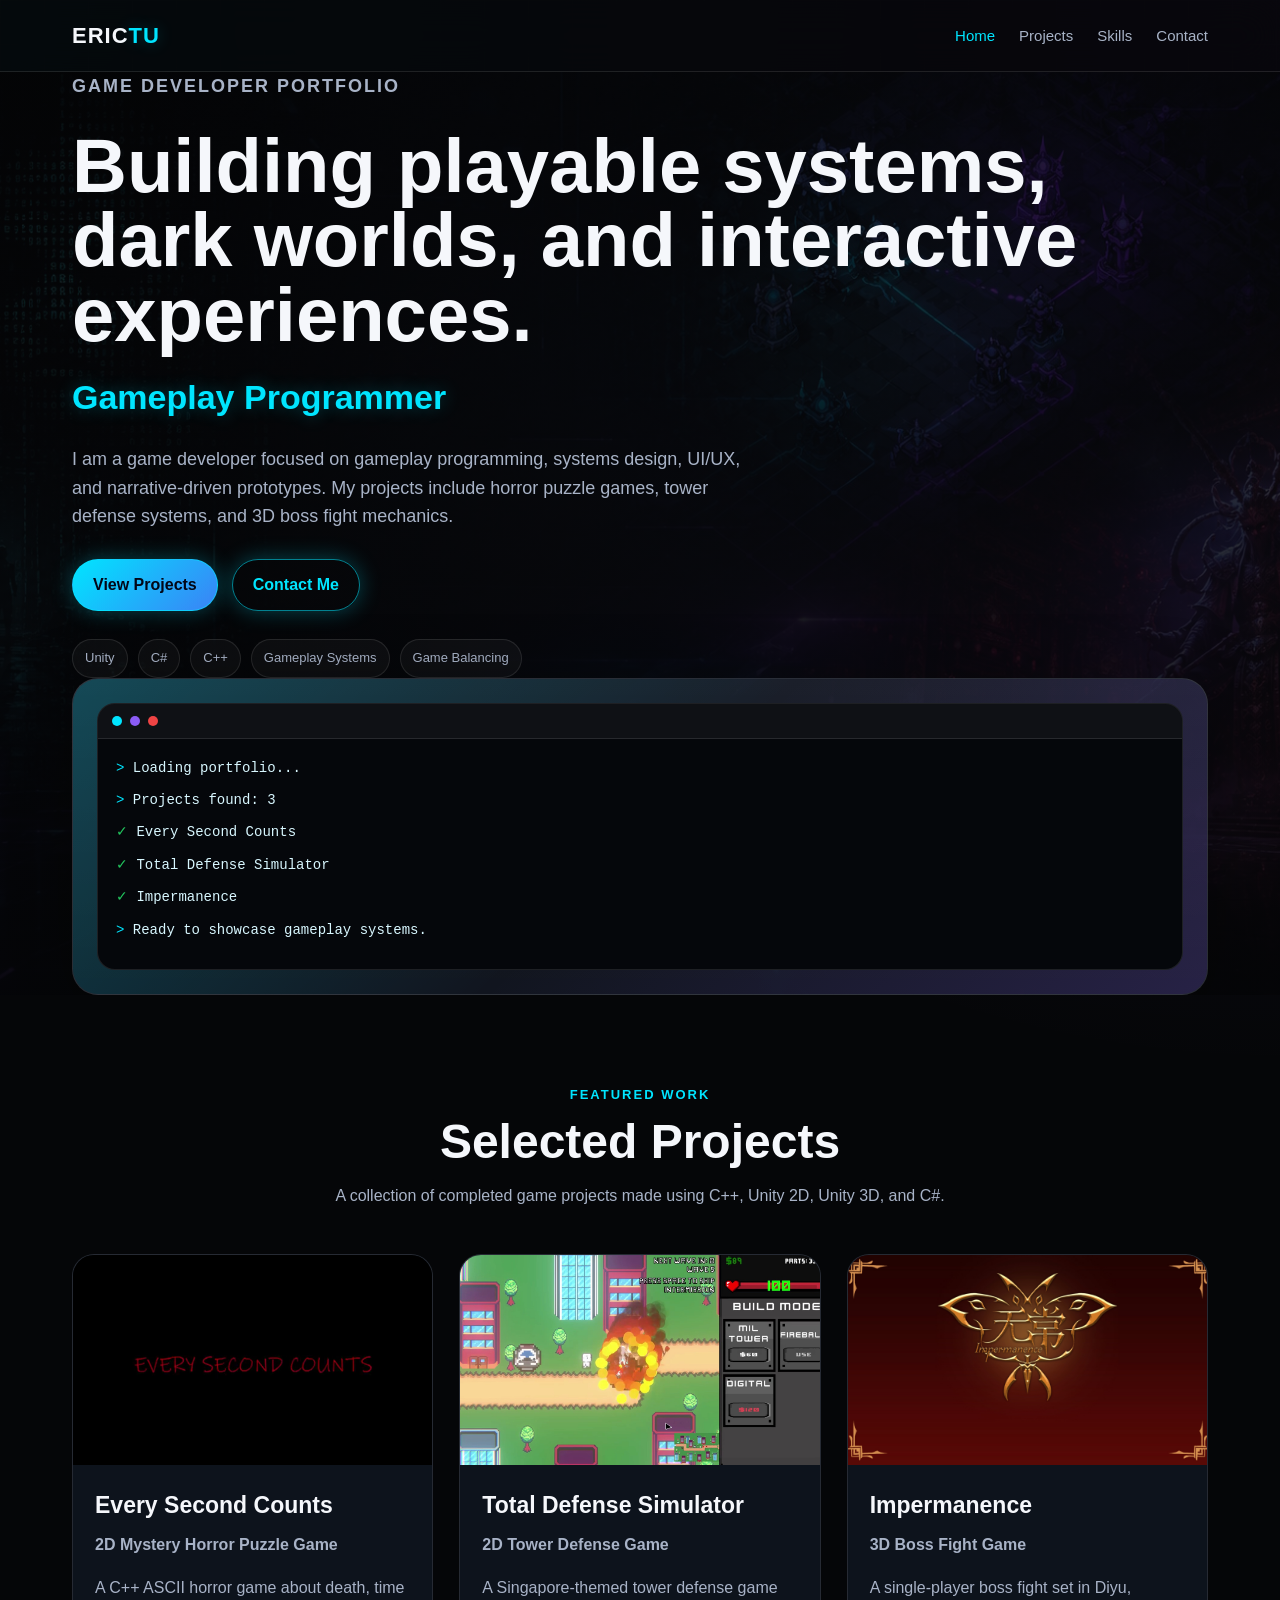
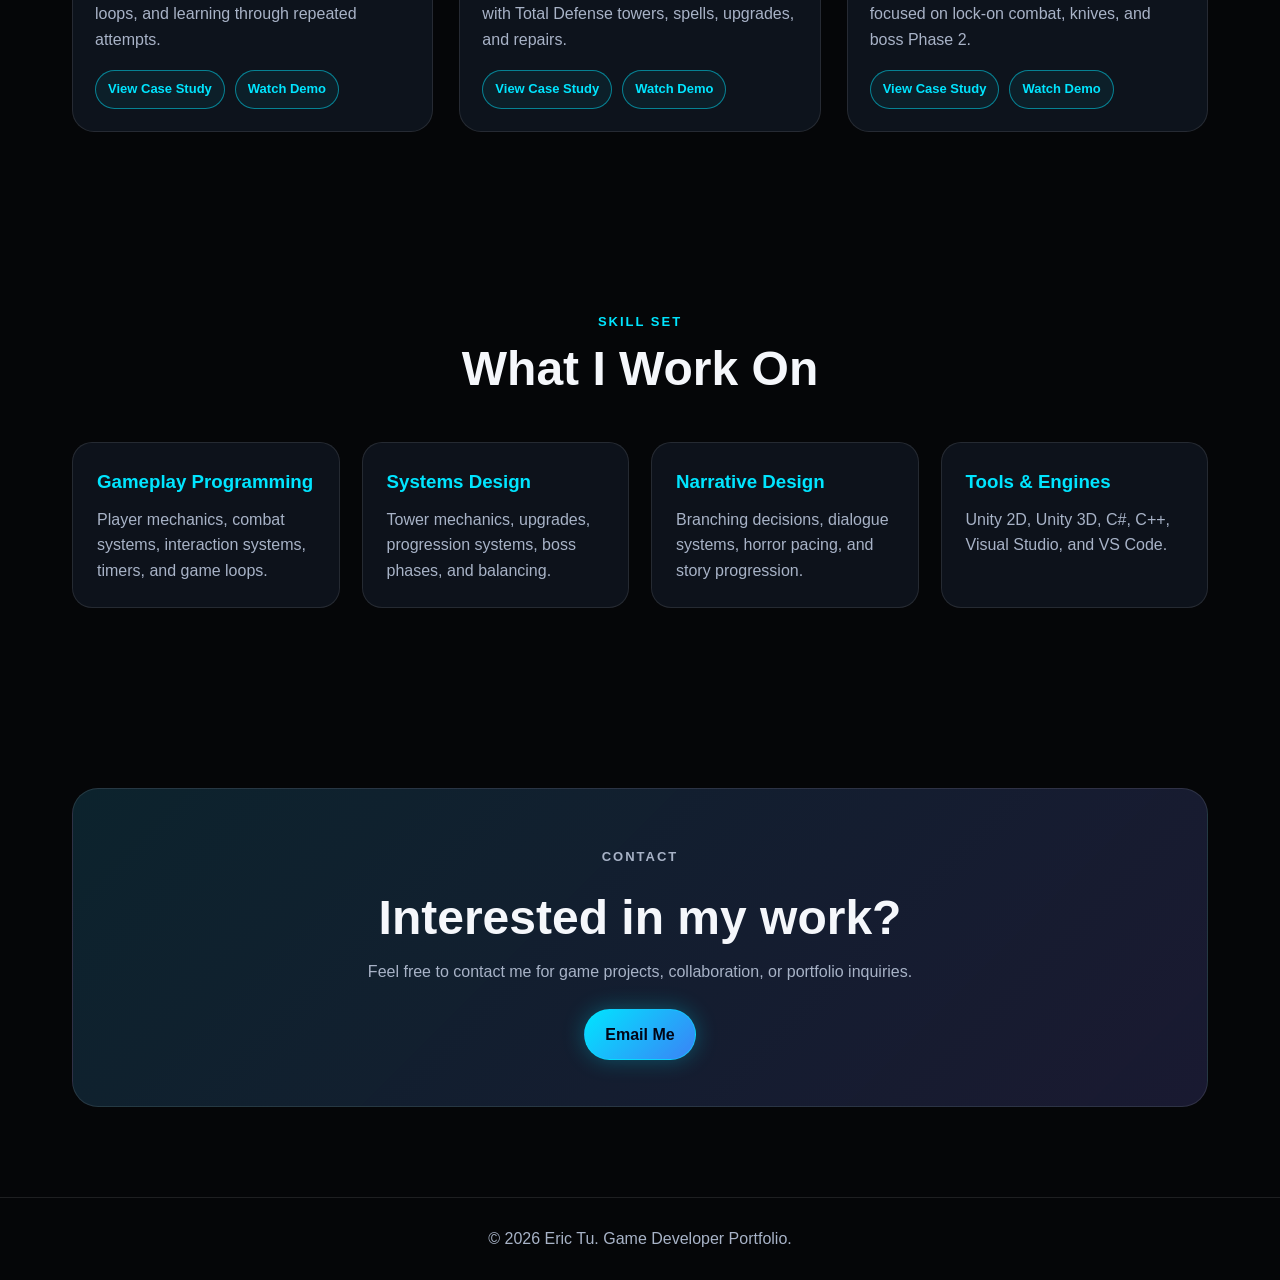
<file: index.html>
<!DOCTYPE html>
<html lang="en">
<head>
    <meta charset="UTF-8">
    <meta name="viewport" content="width=device-width, initial-scale=1.0">
    <title>Eric Tu | Game Developer Portfolio</title>
    <link rel="stylesheet" href="style.css">
</head>
<body>
<header class="site-header">
    <nav class="navbar">
        <a href="index.html" class="logo">ERIC<span>TU</span></a>

        <div class="menu-toggle" id="menuToggle">☰</div>

        <ul class="nav-links" id="navLinks">
            <li><a href="index.html" class="active">Home</a></li>
            <li><a href="projects.html" class="">Projects</a></li>
            <li><a href="index.html#skills">Skills</a></li>
            <li><a href="index.html#contact">Contact</a></li>
        </ul>
    </nav>
</header>

<main>
    <section class="hero">
        <div class="container hero-grid">
            <div class="hero-content reveal">
                <p class="eyebrow">Game Developer Portfolio</p>
                <h1>Building playable systems, dark worlds, and interactive experiences.</h1>
                <h2 class="typing-text"></h2>
                <p>
                    I am a game developer focused on gameplay programming, systems design, UI/UX,
                    and narrative-driven prototypes. My projects include horror puzzle games,
                    tower defense systems, and 3D boss fight mechanics.
                </p>

                <div class="hero-actions">
                    <a href="projects.html" class="btn">View Projects</a>
                    <a href="#contact" class="btn secondary">Contact Me</a>
                </div>

                <div class="hero-tags">
                    <span>Unity</span>
                    <span>C#</span>
                    <span>C++</span>
                    <span>Gameplay Systems</span>
                    <span>Game Balancing</span>
                </div>
            </div>

            <div class="hero-panel reveal">
                <div class="terminal">
                    <div class="terminal-top">
                        <span class="dot"></span>
                        <span class="dot"></span>
                        <span class="dot"></span>
                    </div>
                    <div class="terminal-body">
                        <p><span class="command">&gt;</span> Loading portfolio...</p>
                        <p><span class="command">&gt;</span> Projects found: 3</p>
                        <p><span class="success">✓</span> Every Second Counts</p>
                        <p><span class="success">✓</span> Total Defense Simulator</p>
                        <p><span class="success">✓</span> Impermanence</p>
                        <p><span class="command">&gt;</span> Ready to showcase gameplay systems.</p>
                    </div>
                </div>
            </div>
        </div>
    </section>

    <section class="section" id="featured">
        <div class="container">
            <div class="section-header reveal">
                <p class="eyebrow">Featured Work</p>
                <h2 class="section-title">Selected Projects</h2>
                <p class="section-subtitle">
                    A collection of completed game projects made using C++, Unity 2D, Unity 3D, and C#.
                </p>
            </div>

            <div class="projects-grid">
                <article class="project-card reveal">
                    <div class="project-image">
                        <img src="images/every-second-counts.jpg" alt="Every Second Counts screenshot">
                    </div>
                    <div class="project-content">
                        <h3>Every Second Counts</h3>
                        <p class="project-type">2D Mystery Horror Puzzle Game</p>
                        <p>A C++ ASCII horror game about death, time loops, and learning through repeated attempts.</p>
                        <div class="card-actions">
                            <a href="every-second-counts.html" class="small-btn">View Case Study</a>
                            <a href="https://youtu.be/7HKixmZgCtA?si=riFFC3NVA6tc-b2V" target="_blank" class="small-btn">Watch Demo</a>
                        </div>
                    </div>
                </article>

                <article class="project-card reveal">
                    <div class="project-image">
                        <img src="images/total-defense-simulator.jpg" alt="Total Defense Simulator screenshot">
                    </div>
                    <div class="project-content">
                        <h3>Total Defense Simulator</h3>
                        <p class="project-type">2D Tower Defense Game</p>
                        <p>A Singapore-themed tower defense game with Total Defense towers, spells, upgrades, and repairs.</p>
                        <div class="card-actions">
                            <a href="total-defense-simulator.html" class="small-btn">View Case Study</a>
                            <a href="https://youtu.be/3BmdpsL5Wcc?si=O9c226K-4Xm-h2Zi" target="_blank" class="small-btn">Watch Demo</a>
                        </div>
                    </div>
                </article>

                <article class="project-card reveal">
                    <div class="project-image">
                        <img src="images/impermanence.jpg" alt="Impermanence screenshot">
                    </div>
                    <div class="project-content">
                        <h3>Impermanence</h3>
                        <p class="project-type">3D Boss Fight Game</p>
                        <p>A single-player boss fight set in Diyu, focused on lock-on combat, knives, and boss Phase 2.</p>
                        <div class="card-actions">
                            <a href="impermanence.html" class="small-btn">View Case Study</a>
                            <a href="https://youtu.be/Nv9s7YrHTgg" target="_blank" class="small-btn">Watch Demo</a>
                        </div>
                    </div>
                </article>
            </div>
        </div>
    </section>

    <section class="section" id="skills">
        <div class="container">
            <div class="section-header reveal">
                <p class="eyebrow">Skill Set</p>
                <h2 class="section-title">What I Work On</h2>
            </div>

            <div class="skills-grid">
                <div class="skill-card reveal">
                    <h3>Gameplay Programming</h3>
                    <p>Player mechanics, combat systems, interaction systems, timers, and game loops.</p>
                </div>

                <div class="skill-card reveal">
                    <h3>Systems Design</h3>
                    <p>Tower mechanics, upgrades, progression systems, boss phases, and balancing.</p>
                </div>

                <div class="skill-card reveal">
                    <h3>Narrative Design</h3>
                    <p>Branching decisions, dialogue systems, horror pacing, and story progression.</p>
                </div>

                <div class="skill-card reveal">
                    <h3>Tools & Engines</h3>
                    <p>Unity 2D, Unity 3D, C#, C++, Visual Studio, and VS Code.</p>
                </div>
            </div>
        </div>
    </section>

    <section class="section" id="contact">
        <div class="container">
            <div class="contact-box reveal">
                <p class="eyebrow">Contact</p>
                <h2 class="section-title">Interested in my work?</h2>
                <p>
                    Feel free to contact me for game projects, collaboration, or portfolio inquiries.
                </p>
                <a href="mailto:keemoriot@gmail.com" class="btn">Email Me</a>
            </div>
        </div>
    </section>
</main>

<button id="backToTop">↑</button>

<footer class="footer">
    <p>© 2026 Eric Tu. Game Developer Portfolio.</p>
</footer>

<script src="script.js"></script>
</body>
</html>
</file>
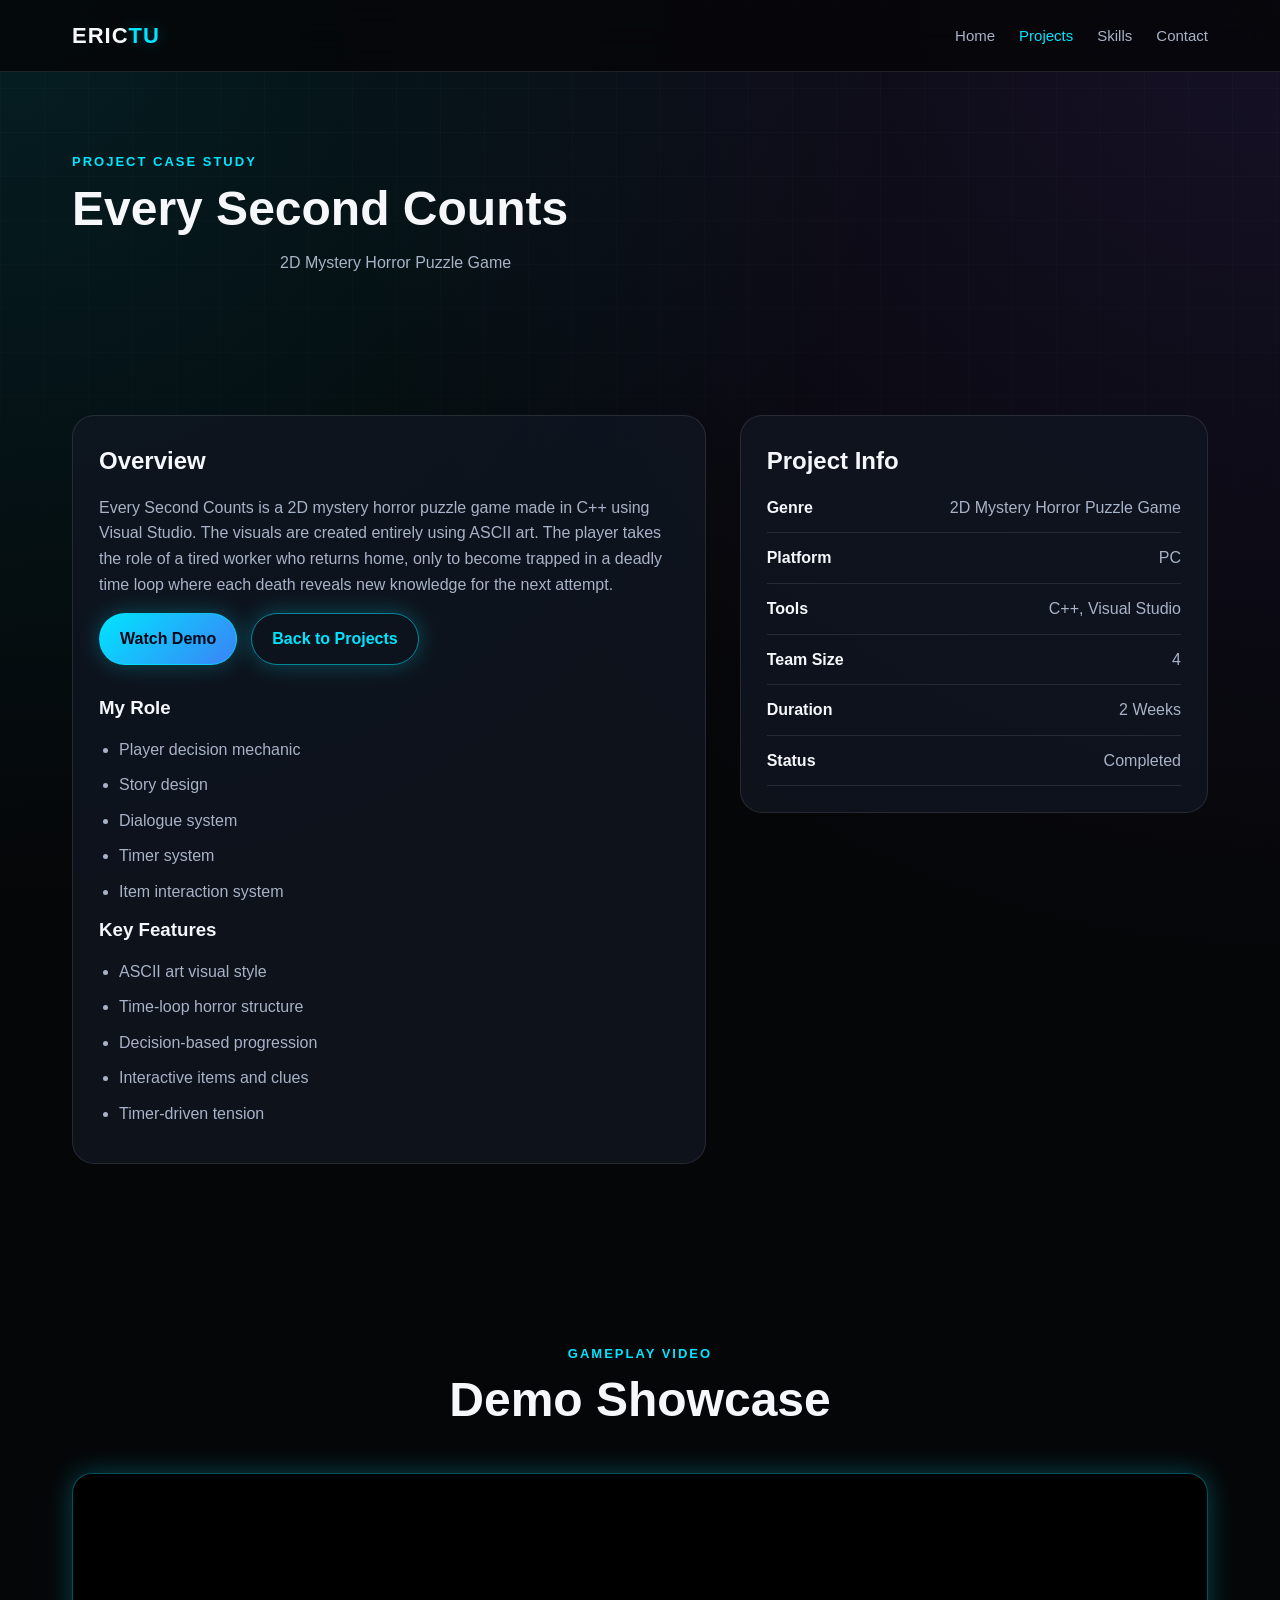
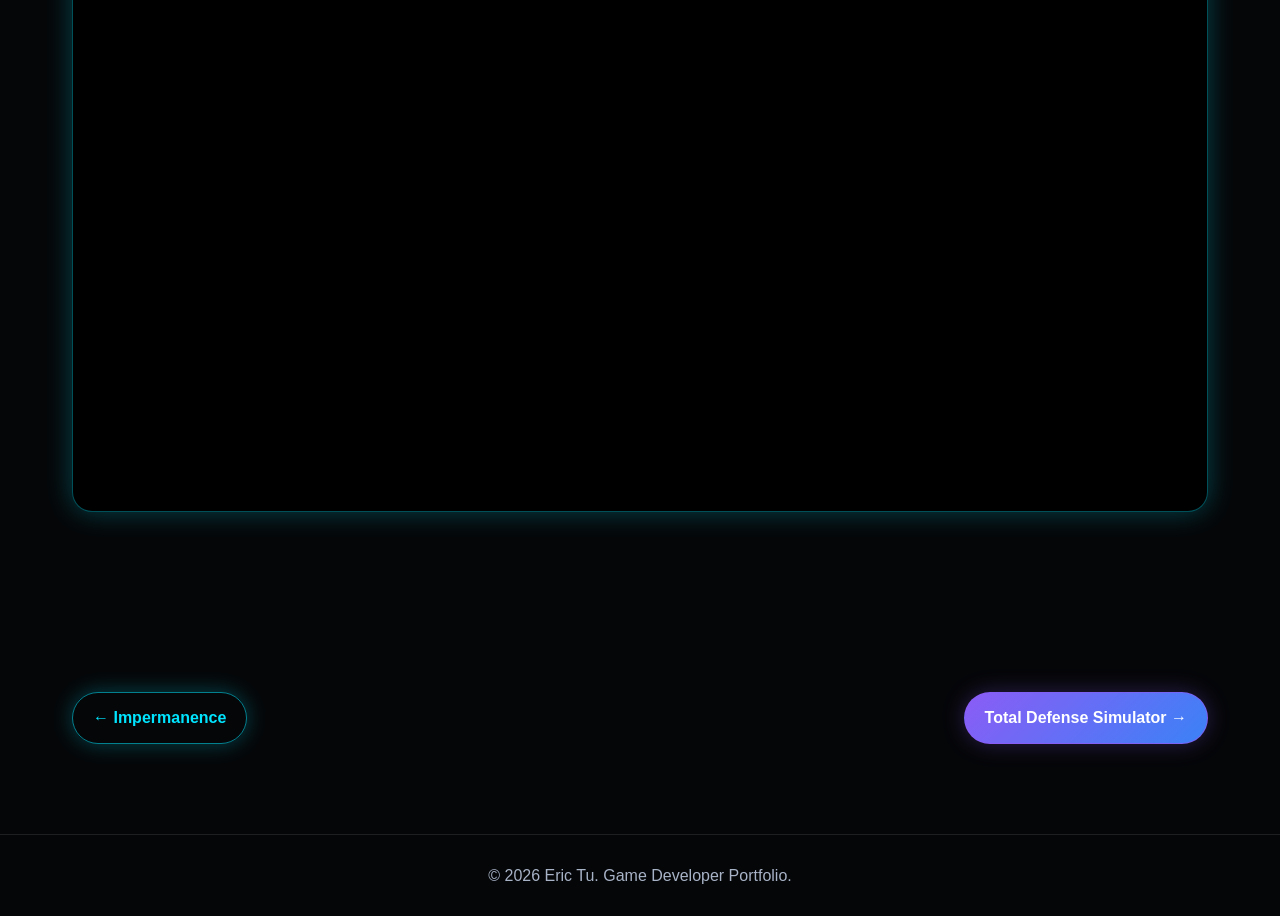
<file: every-second-counts.html>
<!DOCTYPE html>
<html lang="en">

<head>
    <meta charset="UTF-8">
    <meta name="viewport" content="width=device-width, initial-scale=1.0">
    <title>Every Second Counts | Eric Tu</title>
    <link rel="stylesheet" href="style.css">
</head>

<body>
    <header class="site-header">
        <nav class="navbar">
            <a href="index.html" class="logo">ERIC<span>TU</span></a>

            <div class="menu-toggle" id="menuToggle">☰</div>

            <ul class="nav-links" id="navLinks">
                <li><a href="index.html" class="">Home</a></li>
                <li><a href="projects.html" class="active">Projects</a></li>
                <li><a href="index.html#skills">Skills</a></li>
                <li><a href="index.html#contact">Contact</a></li>
            </ul>
        </nav>
    </header>

    <main>
        <section class="page-hero">
            <div class="container">
                <p class="eyebrow reveal">Project Case Study</p>
                <h1 class="section-title reveal">Every Second Counts</h1>
                <p class="section-subtitle reveal">2D Mystery Horror Puzzle Game</p>
            </div>
        </section>

        <section class="section">
            <div class="container project-detail-grid">
                <div class="detail-panel reveal">
                    <h2>Overview</h2>
                    <p>Every Second Counts is a 2D mystery horror puzzle game made in C++ using Visual Studio. The
                        visuals are created entirely using ASCII art. The player takes the role of a tired worker who
                        returns home, only to become trapped in a deadly time loop where each death reveals new
                        knowledge for the next attempt.</p>

                    <div class="hero-actions">
                        <a href="https://youtu.be/7HKixmZgCtA?si=riFFC3NVA6tc-b2V" target="_blank" class="btn">Watch
                            Demo</a>
                        <a href="projects.html" class="btn secondary">Back to Projects</a>
                    </div>

                    <h3>My Role</h3>
                    <ul class="role-list">
                        <li>Player decision mechanic</li>
                        <li>Story design</li>
                        <li>Dialogue system</li>
                        <li>Timer system</li>
                        <li>Item interaction system</li>
                    </ul>

                    <h3>Key Features</h3>
                    <ul class="feature-list">
                        <li>ASCII art visual style</li>
                        <li>Time-loop horror structure</li>
                        <li>Decision-based progression</li>
                        <li>Interactive items and clues</li>
                        <li>Timer-driven tension</li>
                    </ul>
                </div>

                <aside class="detail-panel reveal">
                    <h2>Project Info</h2>
                    <div class="info-list">
                        <div><strong>Genre</strong><span>2D Mystery Horror Puzzle Game</span></div>
                        <div><strong>Platform</strong><span>PC</span></div>
                        <div><strong>Tools</strong><span>C++, Visual Studio</span></div>
                        <div><strong>Team Size</strong><span>4</span></div>
                        <div><strong>Duration</strong><span>2 Weeks</span></div>
                        <div><strong>Status</strong><span>Completed</span></div>
                    </div>
                </aside>
            </div>
        </section>

        <section class="section">
            <div class="container">
                <div class="section-header reveal">
                    <p class="eyebrow">Gameplay Video</p>
                    <h2 class="section-title">Demo Showcase</h2>
                </div>

                <div class="video-wrapper reveal">
                    <iframe src="https://www.youtube.com/embed/7HKixmZgCtA" title="Every Second Counts gameplay demo"
                        allow="accelerometer; autoplay; clipboard-write; encrypted-media; gyroscope; picture-in-picture; web-share"
                        referrerpolicy="strict-origin-when-cross-origin" allowfullscreen>
                    </iframe>
                </div>
            </div>
        </section>

        <section class="section">
            <div class="container next-projects reveal">
                <a href="impermanence.html" class="btn secondary">← Impermanence</a>
                <a href="total-defense-simulator.html" class="btn purple">Total Defense Simulator →</a>
            </div>
        </section>
    </main>

    <button id="backToTop">↑</button>

    <footer class="footer">
        <p>© 2026 Eric Tu. Game Developer Portfolio.</p>
    </footer>

    <script src="script.js"></script>
</body>

</html>
</file>
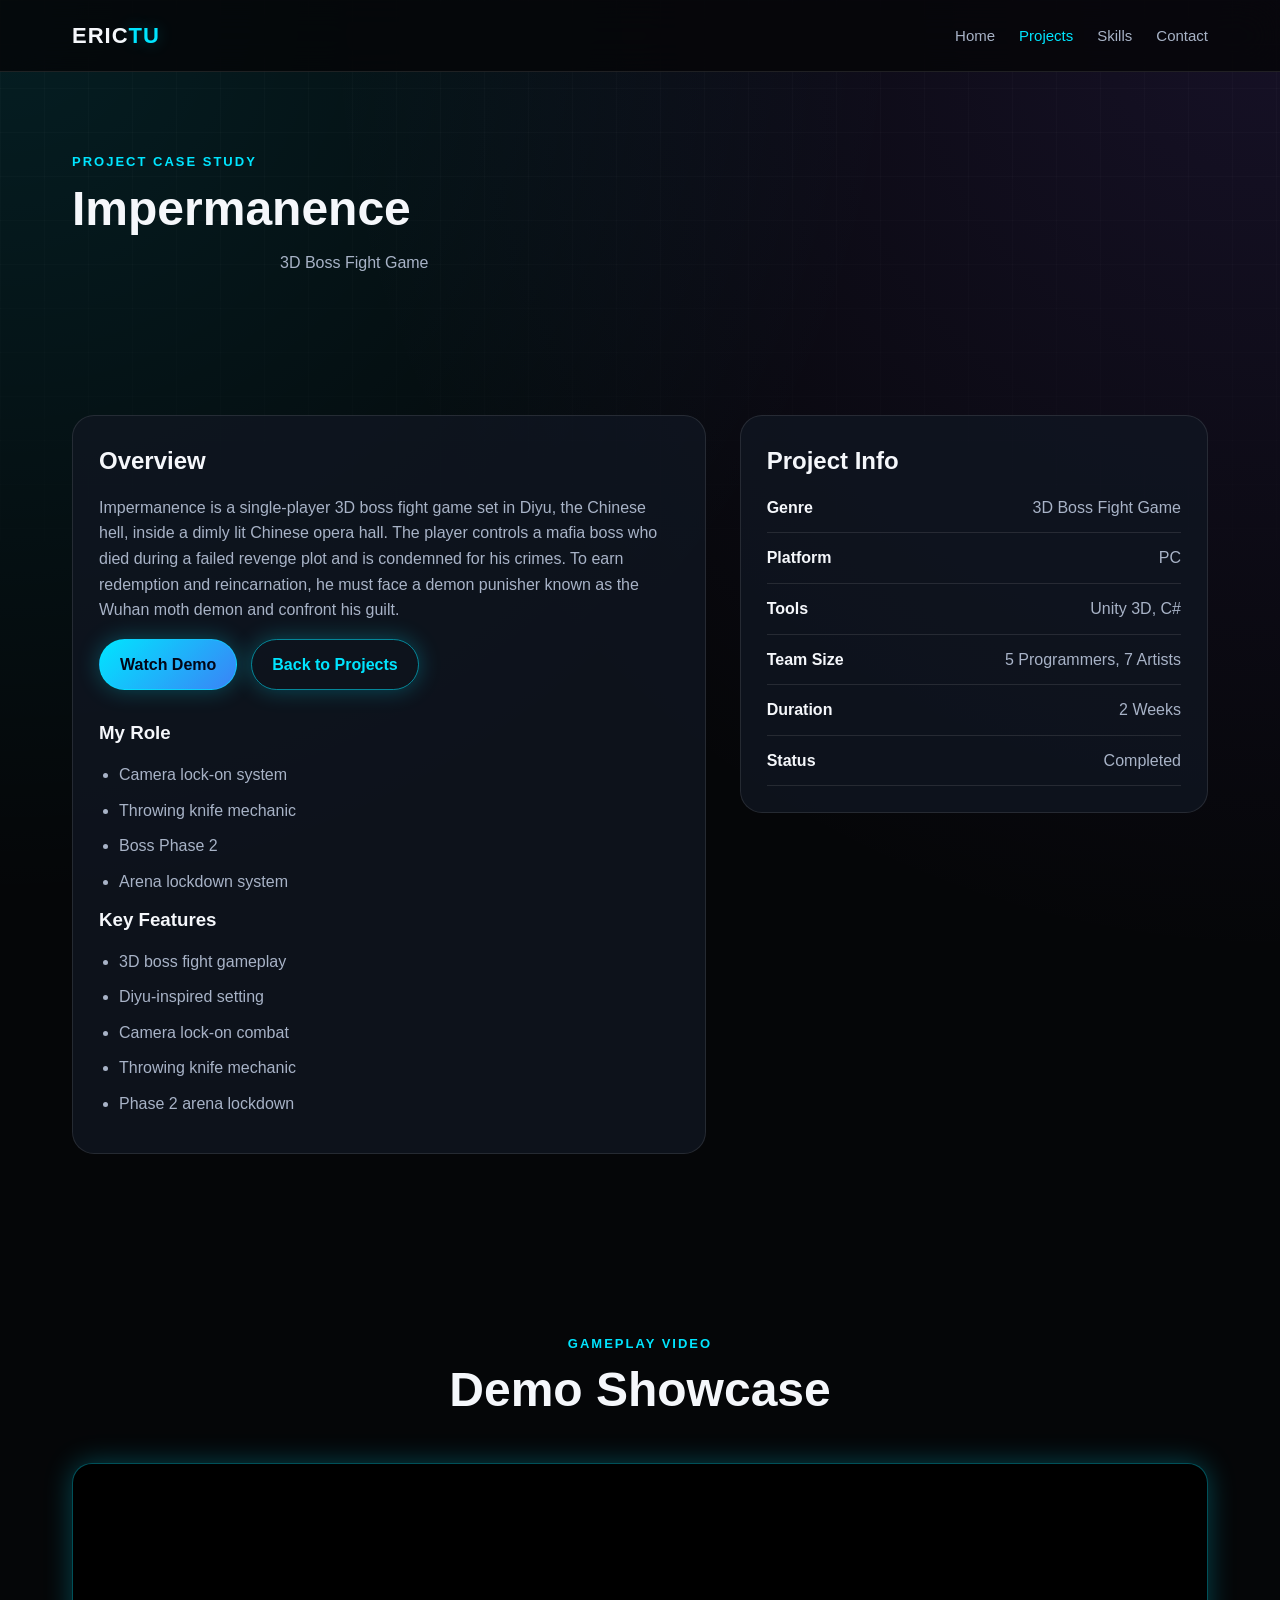
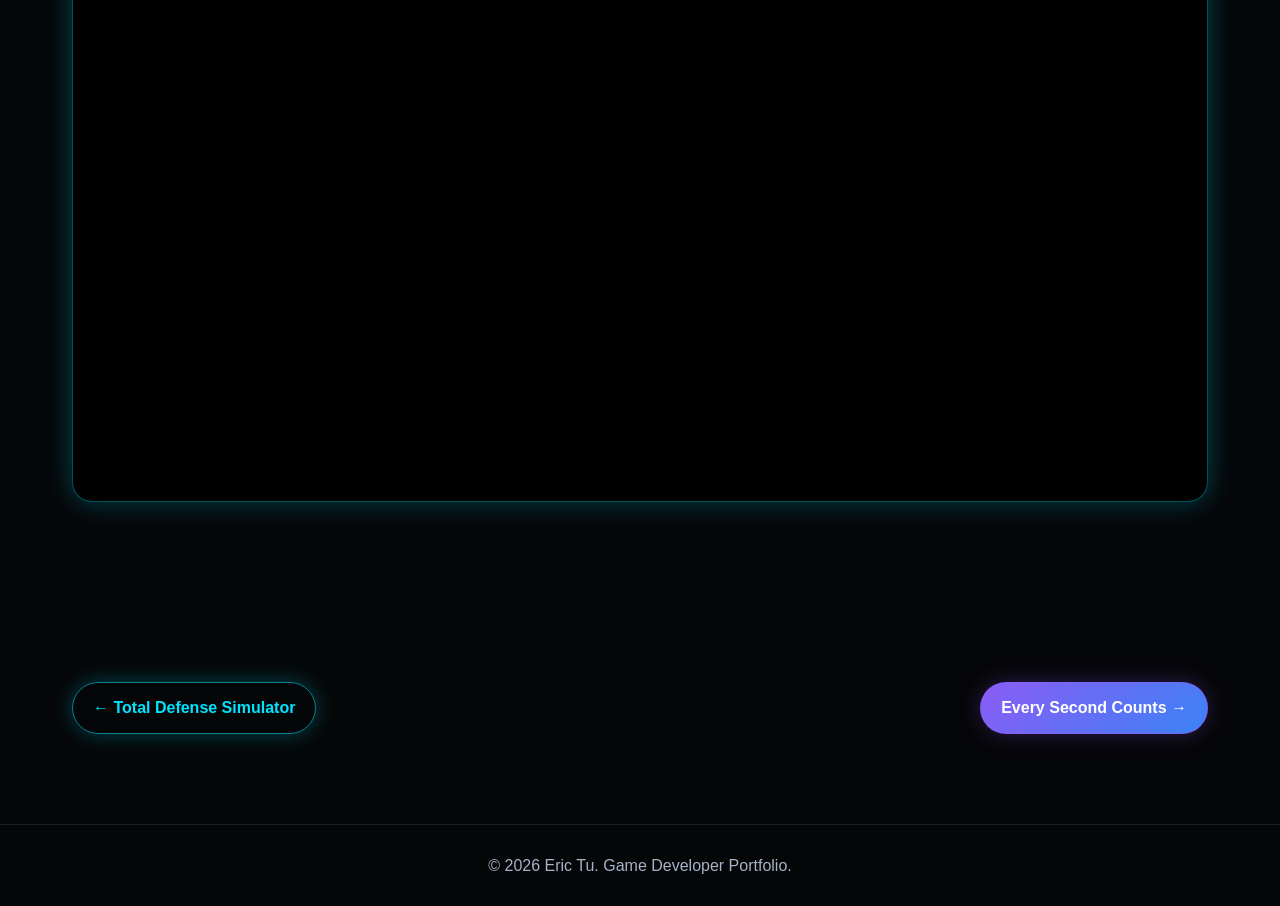
<file: impermanence.html>
<!DOCTYPE html>
<html lang="en">

<head>
    <meta charset="UTF-8">
    <meta name="viewport" content="width=device-width, initial-scale=1.0">
    <title>Impermanence | Eric Tu</title>
    <link rel="stylesheet" href="style.css">
</head>

<body>
    <header class="site-header">
        <nav class="navbar">
            <a href="index.html" class="logo">ERIC<span>TU</span></a>

            <div class="menu-toggle" id="menuToggle">☰</div>

            <ul class="nav-links" id="navLinks">
                <li><a href="index.html" class="">Home</a></li>
                <li><a href="projects.html" class="active">Projects</a></li>
                <li><a href="index.html#skills">Skills</a></li>
                <li><a href="index.html#contact">Contact</a></li>
            </ul>
        </nav>
    </header>

    <main>
        <section class="page-hero">
            <div class="container">
                <p class="eyebrow reveal">Project Case Study</p>
                <h1 class="section-title reveal">Impermanence</h1>
                <p class="section-subtitle reveal">3D Boss Fight Game</p>
            </div>
        </section>

        <section class="section">
            <div class="container project-detail-grid">
                <div class="detail-panel reveal">
                    <h2>Overview</h2>
                    <p>Impermanence is a single-player 3D boss fight game set in Diyu, the Chinese hell, inside a dimly
                        lit Chinese opera hall. The player controls a mafia boss who died during a failed revenge plot
                        and is condemned for his crimes. To earn redemption and reincarnation, he must face a demon
                        punisher known as the Wuhan moth demon and confront his guilt.</p>

                    <div class="hero-actions">
                        <a href="https://youtu.be/Nv9s7YrHTgg" target="_blank" class="btn">Watch Demo</a>
                        <a href="projects.html" class="btn secondary">Back to Projects</a>
                    </div>

                    <h3>My Role</h3>
                    <ul class="role-list">
                        <li>Camera lock-on system</li>
                        <li>Throwing knife mechanic</li>
                        <li>Boss Phase 2</li>
                        <li>Arena lockdown system</li>
                    </ul>

                    <h3>Key Features</h3>
                    <ul class="feature-list">
                        <li>3D boss fight gameplay</li>
                        <li>Diyu-inspired setting</li>
                        <li>Camera lock-on combat</li>
                        <li>Throwing knife mechanic</li>
                        <li>Phase 2 arena lockdown</li>
                    </ul>
                </div>

                <aside class="detail-panel reveal">
                    <h2>Project Info</h2>
                    <div class="info-list">
                        <div><strong>Genre</strong><span>3D Boss Fight Game</span></div>
                        <div><strong>Platform</strong><span>PC</span></div>
                        <div><strong>Tools</strong><span>Unity 3D, C#</span></div>
                        <div><strong>Team Size</strong><span>5 Programmers, 7 Artists</span></div>
                        <div><strong>Duration</strong><span>2 Weeks</span></div>
                        <div><strong>Status</strong><span>Completed</span></div>
                    </div>
                </aside>
            </div>
        </section>

        <section class="section">
            <div class="container">
                <div class="section-header reveal">
                    <p class="eyebrow">Gameplay Video</p>
                    <h2 class="section-title">Demo Showcase</h2>
                </div>

                <div class="video-wrapper reveal">
                    <iframe src="https://www.youtube.com/embed/Nv9s7YrHTgg" title="Impermanence gameplay demo"
                        allow="accelerometer; autoplay; clipboard-write; encrypted-media; gyroscope; picture-in-picture; web-share"
                        referrerpolicy="strict-origin-when-cross-origin" allowfullscreen>
                    </iframe>
                </div>
            </div>
        </section>

        <section class="section">
            <div class="container next-projects reveal">
                <a href="total-defense-simulator.html" class="btn secondary">← Total Defense Simulator</a>
                <a href="every-second-counts.html" class="btn purple">Every Second Counts →</a>
            </div>
        </section>
    </main>

    <button id="backToTop">↑</button>

    <footer class="footer">
        <p>© 2026 Eric Tu. Game Developer Portfolio.</p>
    </footer>

    <script src="script.js"></script>
</body>

</html>
</file>
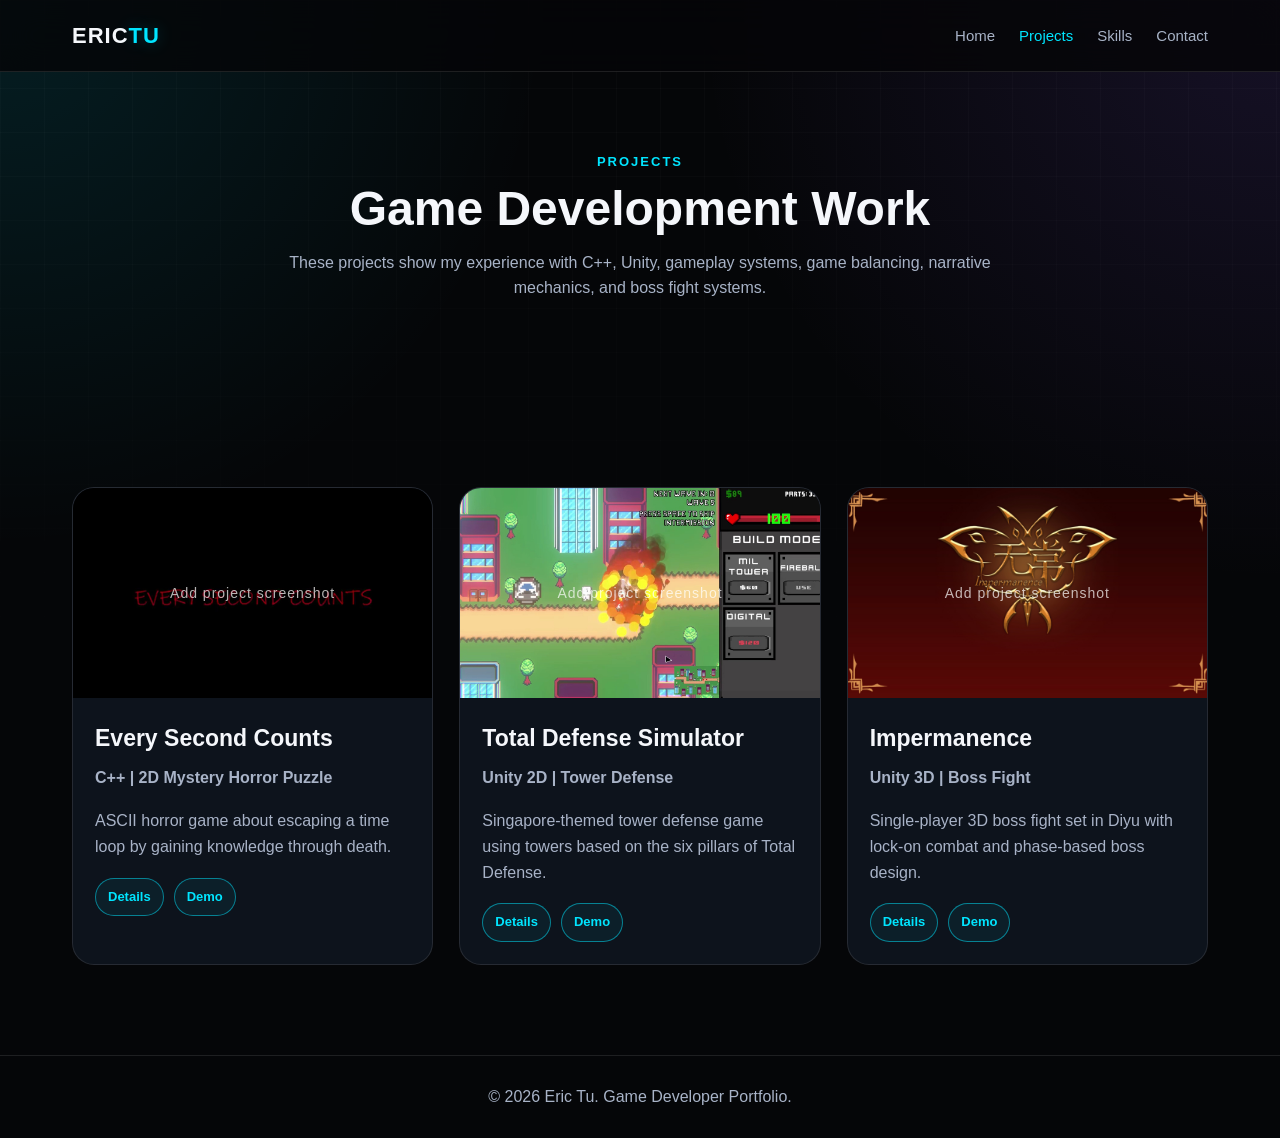
<file: projects.html>
<!DOCTYPE html>
<html lang="en">
<head>
    <meta charset="UTF-8">
    <meta name="viewport" content="width=device-width, initial-scale=1.0">
    <title>Projects | Eric Tu</title>
    <link rel="stylesheet" href="style.css">
</head>
<body>
<header class="site-header">
    <nav class="navbar">
        <a href="index.html" class="logo">ERIC<span>TU</span></a>

        <div class="menu-toggle" id="menuToggle">☰</div>

        <ul class="nav-links" id="navLinks">
            <li><a href="index.html" class="">Home</a></li>
            <li><a href="projects.html" class="active">Projects</a></li>
            <li><a href="index.html#skills">Skills</a></li>
            <li><a href="index.html#contact">Contact</a></li>
        </ul>
    </nav>
</header>

<main>
    <section class="page-hero">
        <div class="container section-header reveal">
            <p class="eyebrow">Projects</p>
            <h1 class="section-title">Game Development Work</h1>
            <p class="section-subtitle">
                These projects show my experience with C++, Unity, gameplay systems, game balancing,
                narrative mechanics, and boss fight systems.
            </p>
        </div>
    </section>

    <section class="section">
        <div class="container">
            <div class="projects-grid">
                <article class="project-card reveal">
                    <div class="project-image placeholder">
                        <img src="images/every-second-counts.jpg" alt="Every Second Counts screenshot">
                    </div>
                    <div class="project-content">
                        <h3>Every Second Counts</h3>
                        <p class="project-type">C++ | 2D Mystery Horror Puzzle</p>
                        <p>ASCII horror game about escaping a time loop by gaining knowledge through death.</p>
                        <div class="card-actions">
                            <a href="every-second-counts.html" class="small-btn">Details</a>
                            <a href="https://youtu.be/7HKixmZgCtA?si=riFFC3NVA6tc-b2V" target="_blank" class="small-btn">Demo</a>
                        </div>
                    </div>
                </article>

                <article class="project-card reveal">
                    <div class="project-image placeholder">
                        <img src="images/total-defense-simulator.jpg" alt="Total Defense Simulator screenshot">
                    </div>
                    <div class="project-content">
                        <h3>Total Defense Simulator</h3>
                        <p class="project-type">Unity 2D | Tower Defense</p>
                        <p>Singapore-themed tower defense game using towers based on the six pillars of Total Defense.</p>
                        <div class="card-actions">
                            <a href="total-defense-simulator.html" class="small-btn">Details</a>
                            <a href="https://youtu.be/3BmdpsL5Wcc?si=O9c226K-4Xm-h2Zi" target="_blank" class="small-btn">Demo</a>
                        </div>
                    </div>
                </article>

                <article class="project-card reveal">
                    <div class="project-image placeholder">
                        <img src="images/impermanence.jpg" alt="Impermanence screenshot">
                    </div>
                    <div class="project-content">
                        <h3>Impermanence</h3>
                        <p class="project-type">Unity 3D | Boss Fight</p>
                        <p>Single-player 3D boss fight set in Diyu with lock-on combat and phase-based boss design.</p>
                        <div class="card-actions">
                            <a href="impermanence.html" class="small-btn">Details</a>
                            <a href="https://youtu.be/Nv9s7YrHTgg" target="_blank" class="small-btn">Demo</a>
                        </div>
                    </div>
                </article>
            </div>
        </div>
    </section>
</main>

<button id="backToTop">↑</button>

<footer class="footer">
    <p>© 2026 Eric Tu. Game Developer Portfolio.</p>
</footer>

<script src="script.js"></script>
</body>
</html>
</file>
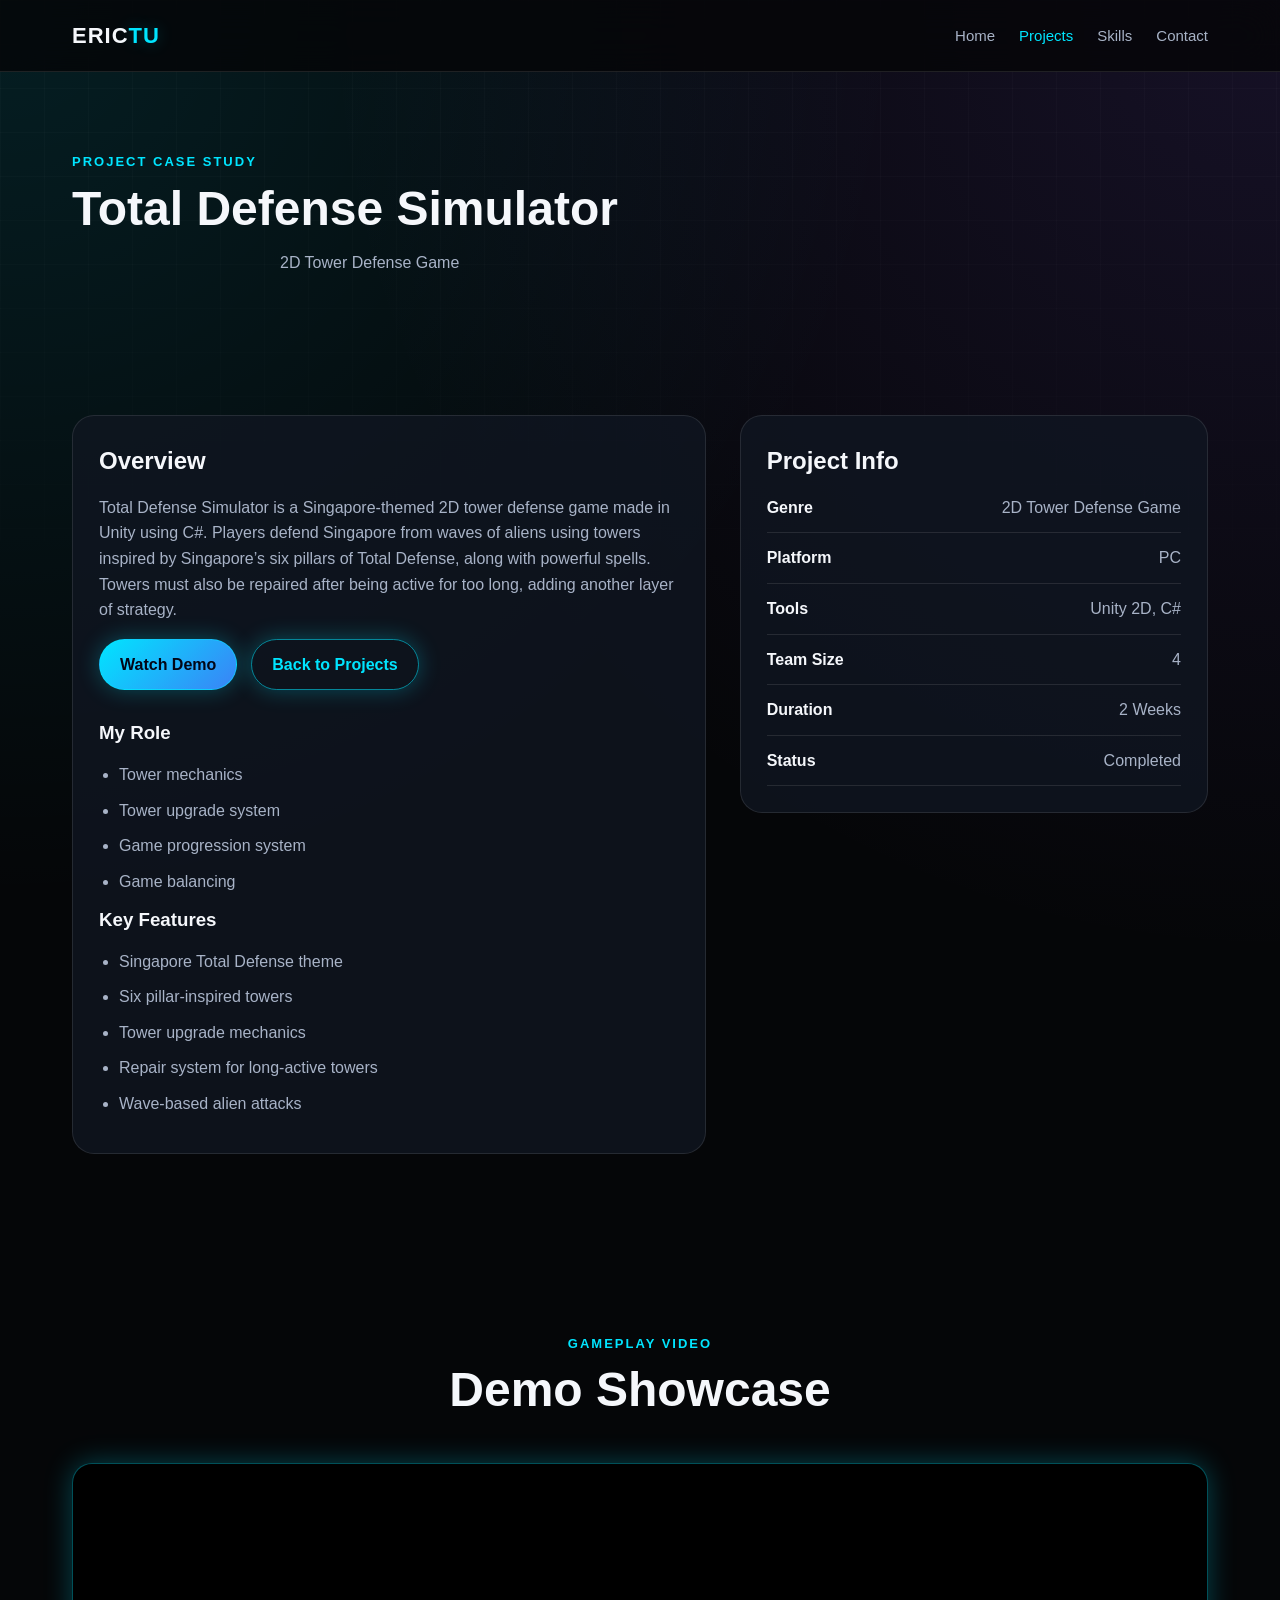
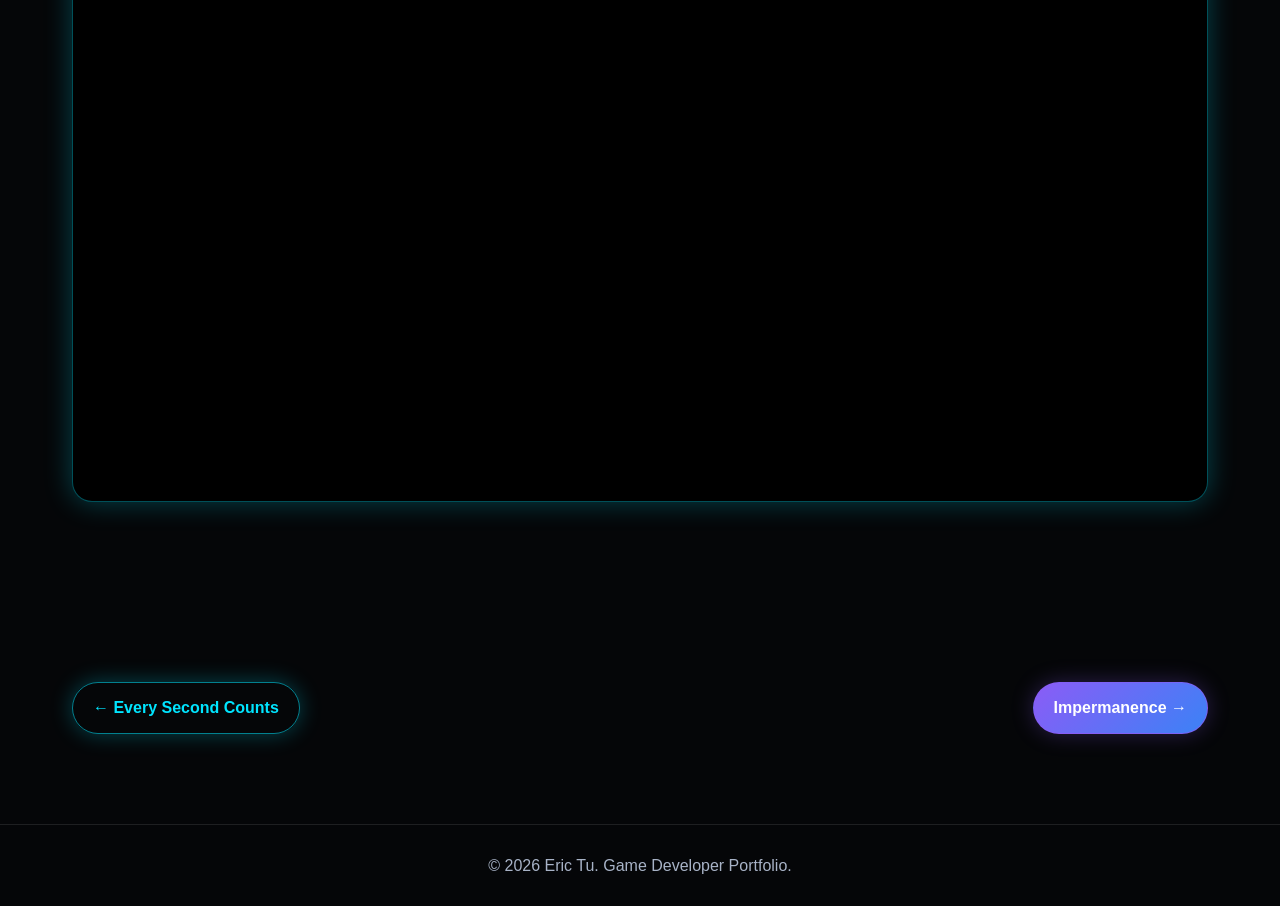
<file: total-defense-simulator.html>
<!DOCTYPE html>
<html lang="en">

<head>
    <meta charset="UTF-8">
    <meta name="viewport" content="width=device-width, initial-scale=1.0">
    <title>Total Defense Simulator | Eric Tu</title>
    <link rel="stylesheet" href="style.css">
</head>

<body>
    <header class="site-header">
        <nav class="navbar">
            <a href="index.html" class="logo">ERIC<span>TU</span></a>

            <div class="menu-toggle" id="menuToggle">☰</div>

            <ul class="nav-links" id="navLinks">
                <li><a href="index.html" class="">Home</a></li>
                <li><a href="projects.html" class="active">Projects</a></li>
                <li><a href="index.html#skills">Skills</a></li>
                <li><a href="index.html#contact">Contact</a></li>
            </ul>
        </nav>
    </header>

    <main>
        <section class="page-hero">
            <div class="container">
                <p class="eyebrow reveal">Project Case Study</p>
                <h1 class="section-title reveal">Total Defense Simulator</h1>
                <p class="section-subtitle reveal">2D Tower Defense Game</p>
            </div>
        </section>

        <section class="section">
            <div class="container project-detail-grid">
                <div class="detail-panel reveal">
                    <h2>Overview</h2>
                    <p>Total Defense Simulator is a Singapore-themed 2D tower defense game made in Unity using C#.
                        Players defend Singapore from waves of aliens using towers inspired by Singapore’s six pillars
                        of Total Defense, along with powerful spells. Towers must also be repaired after being active
                        for too long, adding another layer of strategy.</p>

                    <div class="hero-actions">
                        <a href="https://youtu.be/3BmdpsL5Wcc?si=O9c226K-4Xm-h2Zi" target="_blank" class="btn">Watch
                            Demo</a>
                        <a href="projects.html" class="btn secondary">Back to Projects</a>
                    </div>

                    <h3>My Role</h3>
                    <ul class="role-list">
                        <li>Tower mechanics</li>
                        <li>Tower upgrade system</li>
                        <li>Game progression system</li>
                        <li>Game balancing</li>
                    </ul>

                    <h3>Key Features</h3>
                    <ul class="feature-list">
                        <li>Singapore Total Defense theme</li>
                        <li>Six pillar-inspired towers</li>
                        <li>Tower upgrade mechanics</li>
                        <li>Repair system for long-active towers</li>
                        <li>Wave-based alien attacks</li>
                    </ul>
                </div>

                <aside class="detail-panel reveal">
                    <h2>Project Info</h2>
                    <div class="info-list">
                        <div><strong>Genre</strong><span>2D Tower Defense Game</span></div>
                        <div><strong>Platform</strong><span>PC</span></div>
                        <div><strong>Tools</strong><span>Unity 2D, C#</span></div>
                        <div><strong>Team Size</strong><span>4</span></div>
                        <div><strong>Duration</strong><span>2 Weeks</span></div>
                        <div><strong>Status</strong><span>Completed</span></div>
                    </div>
                </aside>
            </div>
        </section>

        <section class="section">
            <div class="container">
                <div class="section-header reveal">
                    <p class="eyebrow">Gameplay Video</p>
                    <h2 class="section-title">Demo Showcase</h2>
                </div>

                <div class="video-wrapper reveal">
                    <iframe src="https://www.youtube.com/embed/3BmdpsL5Wcc"
                        title="Total Defense Simulator gameplay demo"
                        allow="accelerometer; autoplay; clipboard-write; encrypted-media; gyroscope; picture-in-picture; web-share"
                        referrerpolicy="strict-origin-when-cross-origin" allowfullscreen>
                    </iframe>
                </div>
            </div>
        </section>

        <section class="section">
            <div class="container next-projects reveal">
                <a href="every-second-counts.html" class="btn secondary">← Every Second Counts</a>
                <a href="impermanence.html" class="btn purple">Impermanence →</a>
            </div>
        </section>
    </main>

    <button id="backToTop">↑</button>

    <footer class="footer">
        <p>© 2026 Eric Tu. Game Developer Portfolio.</p>
    </footer>

    <script src="script.js"></script>
</body>

</html>
</file>
<file: style.css>
/* =========================
   Game Developer Portfolio
   Futuristic Dark Theme
========================= */

:root {
    --bg: #050608;
    --bg-soft: #0b0f17;
    --card: #101622;
    --card-hover: #151d2c;
    --text: #f5f7fb;
    --muted: #a8b3c7;
    --line: rgba(255, 255, 255, 0.1);
    --cyan: #00e5ff;
    --blue: #3b82f6;
    --purple: #8b5cf6;
    --danger: #ef4444;
    --shadow-cyan: rgba(0, 229, 255, 0.28);
    --shadow-purple: rgba(139, 92, 246, 0.28);
}

* {
    margin: 0;
    padding: 0;
    box-sizing: border-box;
}

html {
    scroll-behavior: smooth;
}

body {
    font-family: Arial, Helvetica, sans-serif;
    background:
        radial-gradient(circle at top left, rgba(0, 229, 255, 0.11), transparent 32%),
        radial-gradient(circle at top right, rgba(139, 92, 246, 0.13), transparent 34%),
        var(--bg);
    color: var(--text);
    line-height: 1.6;
    min-height: 100vh;
}

body::before {
    content: "";
    position: fixed;
    inset: 0;
    pointer-events: none;
    background-image:
        linear-gradient(rgba(255,255,255,0.025) 1px, transparent 1px),
        linear-gradient(90deg, rgba(255,255,255,0.025) 1px, transparent 1px);
    background-size: 44px 44px;
    mask-image: linear-gradient(to bottom, black, transparent 80%);
    z-index: -1;
}

a {
    color: inherit;
}

img {
    max-width: 100%;
    display: block;
}

/* =========================
   Navbar
========================= */

.site-header {
    position: sticky;
    top: 0;
    z-index: 50;
    background: rgba(5, 6, 8, 0.82);
    backdrop-filter: blur(18px);
    border-bottom: 1px solid var(--line);
}

.navbar {
    max-width: 1180px;
    margin: auto;
    padding: 18px 22px;
    display: flex;
    justify-content: space-between;
    align-items: center;
}

.logo {
    text-decoration: none;
    font-size: 22px;
    font-weight: 800;
    letter-spacing: 1px;
}

.logo span {
    color: var(--cyan);
    text-shadow: 0 0 16px var(--shadow-cyan);
}

.nav-links {
    display: flex;
    align-items: center;
    gap: 24px;
    list-style: none;
}

.nav-links a {
    text-decoration: none;
    color: var(--muted);
    font-size: 15px;
    transition: 0.25s;
}

.nav-links a:hover,
.nav-links a.active {
    color: var(--cyan);
}

.menu-toggle {
    display: none;
    color: var(--cyan);
    font-size: 30px;
    cursor: pointer;
}

/* =========================
   General Layout
========================= */

.container {
    max-width: 1180px;
    margin: auto;
    padding: 0 22px;
}

.section {
    padding: 90px 0;
}

.section-header {
    text-align: center;
    margin-bottom: 46px;
}

.eyebrow {
    color: var(--cyan);
    text-transform: uppercase;
    letter-spacing: 2px;
    font-size: 13px;
    font-weight: 700;
    margin-bottom: 10px;
}

.section-title {
    font-size: clamp(32px, 4vw, 48px);
    line-height: 1.1;
    margin-bottom: 14px;
}

.section-subtitle {
    color: var(--muted);
    max-width: 720px;
    margin: auto;
}

.glow-text {
    color: var(--cyan);
    text-shadow: 0 0 20px var(--shadow-cyan);
}

/* =========================
   Buttons
========================= */

.btn {
    display: inline-flex;
    align-items: center;
    justify-content: center;
    gap: 8px;
    text-decoration: none;
    border: 1px solid rgba(0, 229, 255, 0.55);
    background: linear-gradient(135deg, var(--cyan), var(--blue));
    color: #020617;
    font-weight: 800;
    padding: 12px 20px;
    border-radius: 999px;
    transition: 0.25s;
    box-shadow: 0 0 22px var(--shadow-cyan);
}

.btn:hover {
    transform: translateY(-3px);
    box-shadow: 0 0 34px var(--shadow-cyan);
}

.btn.secondary {
    background: transparent;
    color: var(--cyan);
}

.btn.secondary:hover {
    background: rgba(0, 229, 255, 0.08);
}

.btn.purple {
    border-color: rgba(139, 92, 246, 0.7);
    background: linear-gradient(135deg, var(--purple), var(--blue));
    color: white;
    box-shadow: 0 0 22px var(--shadow-purple);
}

/* =========================
   Hero
========================= */

.hero {
    min-height: 88vh;
    display: grid;
    align-items: center;
    position: relative;
    overflow: hidden;
}

.hero {
    min-height: 88vh;
    display: grid;
    align-items: center;
    position: relative;
    overflow: hidden;

    background:
        linear-gradient(rgba(5, 6, 8, 0.72), rgba(5, 6, 8, 0.9)),
        url("images/hero-bg.jpg");
    background-size: cover;
    background-position: center;
    background-repeat: no-repeat;
}

.hero-content h1 {
    font-size: clamp(42px, 6vw, 76px);
    line-height: 0.98;
    margin-bottom: 18px;
}

.typing-text {
    min-height: 38px;
    color: var(--cyan);
    font-size: clamp(22px, 3vw, 34px);
    margin-bottom: 20px;
    text-shadow: 0 0 18px var(--shadow-cyan);
}

.hero-content p {
    color: var(--muted);
    max-width: 680px;
    font-size: 18px;
    margin-bottom: 28px;
}

.hero-actions {
    display: flex;
    gap: 14px;
    flex-wrap: wrap;
    margin-bottom: 28px;
}

.hero-tags {
    display: flex;
    flex-wrap: wrap;
    gap: 10px;
}

.hero-tags span,
.meta-pill {
    border: 1px solid var(--line);
    color: var(--muted);
    background: rgba(255,255,255,0.035);
    padding: 8px 12px;
    border-radius: 999px;
    font-size: 13px;
}

.hero-panel {
    border: 1px solid var(--line);
    background:
        linear-gradient(180deg, rgba(255,255,255,0.06), rgba(255,255,255,0.02)),
        rgba(16, 22, 34, 0.72);
    border-radius: 26px;
    padding: 24px;
    box-shadow: 0 24px 80px rgba(0,0,0,0.35);
    position: relative;
    overflow: hidden;
}

.hero-panel::before {
    content: "";
    position: absolute;
    inset: -2px;
    background: linear-gradient(135deg, rgba(0,229,255,0.22), transparent, rgba(139,92,246,0.18));
    z-index: -1;
}

.terminal {
    background: #05070b;
    border: 1px solid var(--line);
    border-radius: 18px;
    overflow: hidden;
}

.terminal-top {
    display: flex;
    gap: 8px;
    align-items: center;
    padding: 12px 14px;
    border-bottom: 1px solid var(--line);
    background: rgba(255,255,255,0.04);
}

.dot {
    width: 10px;
    height: 10px;
    border-radius: 50%;
    background: var(--cyan);
}

.dot:nth-child(2) {
    background: var(--purple);
}

.dot:nth-child(3) {
    background: var(--danger);
}

.terminal-body {
    padding: 18px;
    font-family: "Courier New", monospace;
    color: #d8f7ff;
    font-size: 14px;
}

.terminal-body p {
    margin-bottom: 10px;
}

.command {
    color: var(--cyan);
}

.success {
    color: #22c55e;
}

/* =========================
   Cards
========================= */

.projects-grid {
    display: grid;
    grid-template-columns: repeat(3, 1fr);
    gap: 26px;
}

.project-card {
    background: rgba(16, 22, 34, 0.82);
    border: 1px solid var(--line);
    border-radius: 22px;
    overflow: hidden;
    transition: 0.28s;
    position: relative;
}

.project-card:hover {
    transform: translateY(-8px);
    border-color: rgba(0, 229, 255, 0.65);
    background: var(--card-hover);
    box-shadow: 0 0 35px var(--shadow-cyan);
}

.project-image {
    height: 210px;
    background:
        linear-gradient(135deg, rgba(0,229,255,0.18), rgba(139,92,246,0.16)),
        #111827;
    display: grid;
    place-items: center;
    color: var(--muted);
    position: relative;
    overflow: hidden;
}

.project-image img {
    width: 100%;
    height: 100%;
    object-fit: cover;
}

.project-image.placeholder::after {
    content: "Add project screenshot";
    position: absolute;
    inset: 0;
    display: grid;
    place-items: center;
    color: rgba(255,255,255,0.7);
    font-size: 14px;
    letter-spacing: 1px;
}

.project-content {
    padding: 22px;
}

.project-content h3 {
    font-size: 23px;
    margin-bottom: 8px;
}

.project-type {
    color: var(--cyan);
    font-weight: 700;
    margin-bottom: 12px;
}

.project-content p {
    color: var(--muted);
    margin-bottom: 18px;
}

.card-actions {
    display: flex;
    flex-wrap: wrap;
    gap: 10px;
}

.small-btn {
    text-decoration: none;
    border: 1px solid rgba(0, 229, 255, 0.5);
    color: var(--cyan);
    padding: 8px 12px;
    border-radius: 999px;
    font-size: 13px;
    font-weight: 700;
    transition: 0.25s;
    background: rgba(0,229,255,0.06);
}

.small-btn:hover {
    background: rgba(0,229,255,0.16);
    transform: translateY(-2px);
}

/* =========================
   Skills
========================= */

.skills-grid {
    display: grid;
    grid-template-columns: repeat(4, 1fr);
    gap: 22px;
}

.skill-card {
    background: rgba(16, 22, 34, 0.78);
    border: 1px solid var(--line);
    border-radius: 20px;
    padding: 24px;
    transition: 0.25s;
}

.skill-card:hover {
    transform: translateY(-6px);
    border-color: rgba(139, 92, 246, 0.65);
    box-shadow: 0 0 28px var(--shadow-purple);
}

.skill-card h3 {
    color: var(--cyan);
    margin-bottom: 10px;
}

.skill-card p {
    color: var(--muted);
}

/* =========================
   Project Detail Pages
========================= */

.page-hero {
    padding: 80px 0 50px;
}

.project-detail-grid {
    display: grid;
    grid-template-columns: 1.15fr 0.85fr;
    gap: 34px;
    align-items: start;
}

.detail-panel {
    background: rgba(16, 22, 34, 0.78);
    border: 1px solid var(--line);
    border-radius: 22px;
    padding: 26px;
}

.detail-panel h2,
.detail-panel h3 {
    margin-bottom: 14px;
}

.detail-panel p {
    color: var(--muted);
    margin-bottom: 16px;
}

.info-list {
    display: grid;
    gap: 12px;
}

.info-list div {
    display: flex;
    justify-content: space-between;
    gap: 18px;
    padding-bottom: 12px;
    border-bottom: 1px solid var(--line);
}

.info-list strong {
    color: var(--text);
}

.info-list span {
    color: var(--muted);
    text-align: right;
}

.role-list,
.feature-list {
    padding-left: 20px;
    color: var(--muted);
}

.role-list li,
.feature-list li {
    margin-bottom: 10px;
}

.video-wrapper {
    position: relative;
    width: 100%;
    aspect-ratio: 16 / 9;
    border-radius: 20px;
    overflow: hidden;
    border: 1px solid rgba(0, 229, 255, 0.35);
    box-shadow: 0 0 28px var(--shadow-cyan);
    background: #000;
}

.video-wrapper iframe {
    width: 100%;
    height: 100%;
    border: none;
}

.next-projects {
    display: flex;
    justify-content: space-between;
    gap: 16px;
    flex-wrap: wrap;
}

/* =========================
   Contact / Footer
========================= */

.contact-box {
    text-align: center;
    background:
        linear-gradient(135deg, rgba(0,229,255,0.08), rgba(139,92,246,0.1)),
        rgba(16,22,34,0.78);
    border: 1px solid var(--line);
    border-radius: 26px;
    padding: 46px 24px;
}

.contact-box p {
    color: var(--muted);
    margin: 12px auto 24px;
    max-width: 650px;
}

.footer {
    padding: 28px 22px;
    color: var(--muted);
    text-align: center;
    border-top: 1px solid var(--line);
}

/* =========================
   JavaScript Effects
========================= */

.reveal {
    opacity: 0;
    transform: translateY(34px);
    transition: 0.75s ease;
}

.reveal.active {
    opacity: 1;
    transform: translateY(0);
}

#backToTop {
    position: fixed;
    right: 24px;
    bottom: 24px;
    width: 46px;
    height: 46px;
    border-radius: 50%;
    border: 1px solid rgba(0,229,255,0.5);
    background: var(--cyan);
    color: #020617;
    font-weight: 900;
    font-size: 20px;
    cursor: pointer;
    display: none;
    box-shadow: 0 0 22px var(--shadow-cyan);
    z-index: 30;
}

#backToTop:hover {
    transform: translateY(-3px);
}

/* =========================
   Responsive
========================= */

@media (max-width: 980px) {
    .hero-grid,
    .project-detail-grid {
        grid-template-columns: 1fr;
    }

    .projects-grid,
    .skills-grid {
        grid-template-columns: repeat(2, 1fr);
    }
}

@media (max-width: 680px) {
    .navbar {
        position: relative;
    }

    .menu-toggle {
        display: block;
    }

    .nav-links {
        display: none;
        position: absolute;
        top: 66px;
        left: 22px;
        right: 22px;
        flex-direction: column;
        align-items: flex-start;
        gap: 14px;
        padding: 20px;
        background: rgba(11, 15, 23, 0.98);
        border: 1px solid var(--line);
        border-radius: 18px;
    }

    .nav-links.active {
        display: flex;
    }

    .projects-grid,
    .skills-grid {
        grid-template-columns: 1fr;
    }

    .section {
        padding: 70px 0;
    }

    .info-list div {
        flex-direction: column;
        gap: 4px;
    }

    .info-list span {
        text-align: left;
    }
}
</file>
